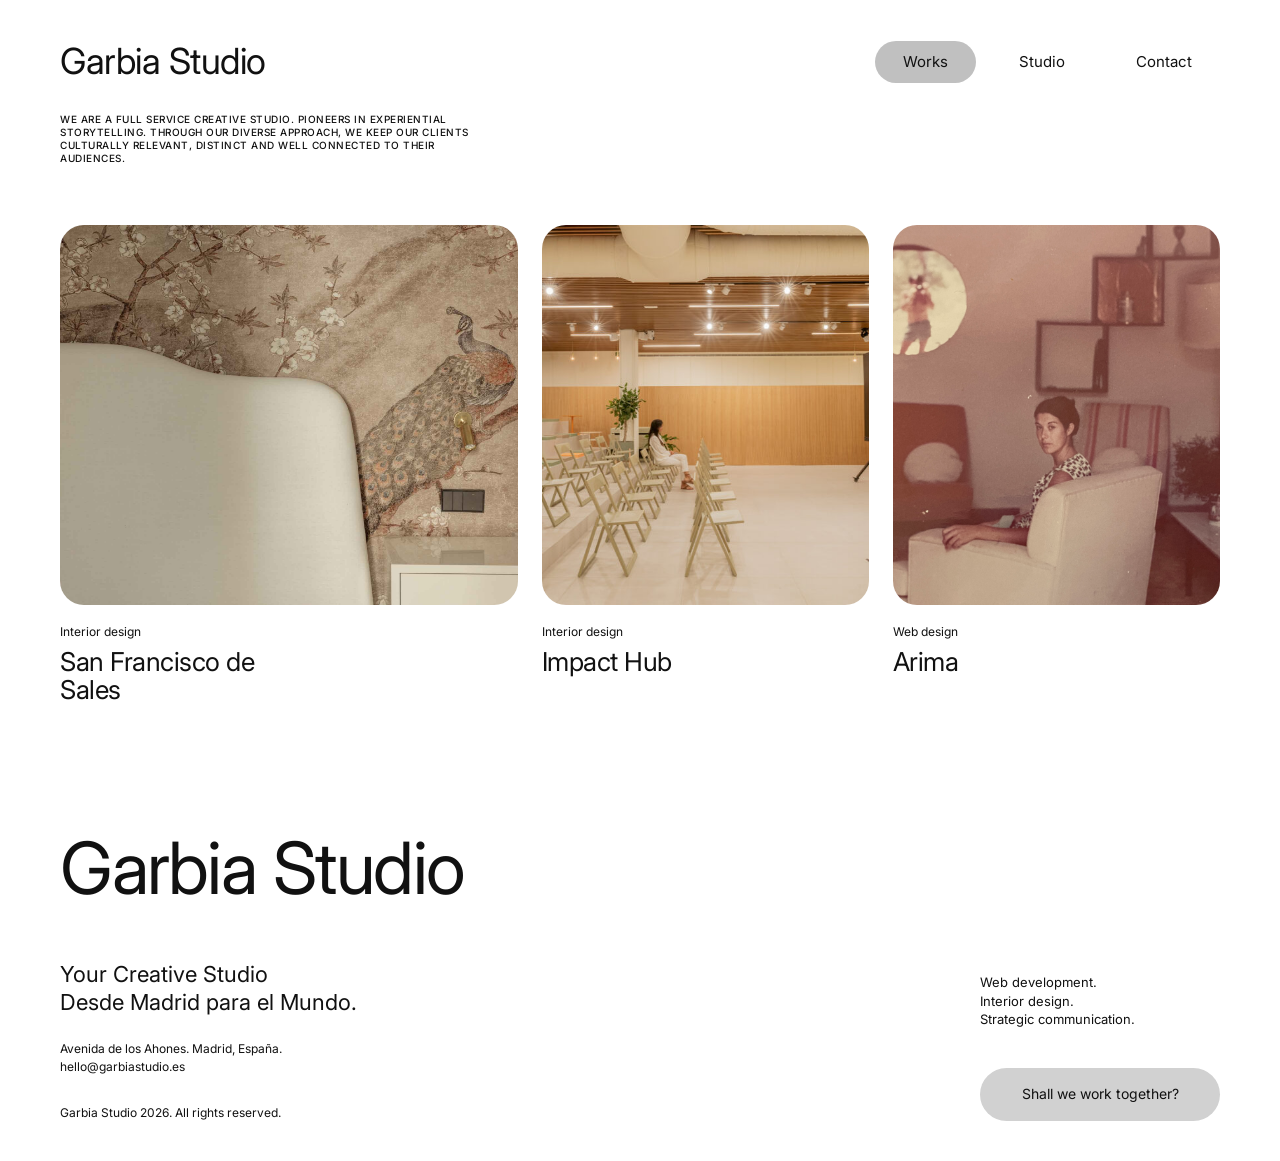
<file: index.html>
<!DOCTYPE html>
<html lang="en">
<head>
  <meta charset="UTF-8">
  <meta name="viewport" content="width=device-width, initial-scale=1.0">
  <title>Garbia Studio</title>
  <link rel="preconnect" href="https://fonts.googleapis.com">
  <link rel="preconnect" href="https://fonts.gstatic.com" crossorigin>
  <link href="https://fonts.googleapis.com/css2?family=Inter:wght@300;400;500;600&display=swap" rel="stylesheet">
  <link rel="stylesheet" href="css/estilo.css">
  <script src="js/funciones.js" defer></script>
</head>
<body>

  <!-- HEADER -->
  <header>
    <div class="logo">Garbia Studio</div>
    <nav>
      <a href="index.html" class="nav-btn active">Works</a>
      <a href="studio.html" class="nav-btn">Studio</a>
      <a href="contact.html" class="nav-btn">Contact</a>
    </nav>
  </header>

  <!-- INTRO TEXT -->
  <section class="intro-text">
    WE ARE A FULL SERVICE CREATIVE STUDIO. PIONEERS IN EXPERIENTIAL STORYTELLING. THROUGH OUR DIVERSE APPROACH, WE KEEP OUR CLIENTS CULTURALLY RELEVANT, DISTINCT AND WELL CONNECTED TO THEIR AUDIENCES.
  </section>

  <!-- SECCIÓN DE PROYECTOS -->
  <main class="projects-grid">
    
    <!-- Tarjeta 1 (Ancha) -->
    <article class="project-card">
      <a class="card-link" href="project-detail.html">
        <img src="assets/img/IMG_7025.JPG" alt="San Francisco de Sales">
        <p class="project-category">Interior design</p>
        <h3 class="project-title">San Francisco de<br>Sales</h3>
      </a>
    </article>

    <!-- Tarjeta 2 -->
    <article class="project-card">
      <a class="card-link" href="impact-hub.html">
        <img src="assets/img/ImpactHub_2.jpg" alt="Impact Hub">
        <p class="project-category">Interior design</p>
        <h3 class="project-title">Impact Hub</h3>
      </a>
    </article>

    <!-- Tarjeta 3 -->
    <article class="project-card">
      <a class="card-link" href="arima.html">
        <img src="assets/img/Arima-Imagen%20portada%203.jpg" alt="Arima">
        <p class="project-category">Web design</p>
        <h3 class="project-title">Arima</h3>
      </a>
    </article>

  </main>

  <!-- FOOTER -->
  <footer>
    <h1 class="footer-logo">Garbia Studio</h1>

    <div class="footer-content">
      <div class="footer-left">
        <h2>Your Creative Studio<br>Desde Madrid para el Mundo.</h2>
        <address>
          Avenida de los Ahones. Madrid, España.<br>
          <a href="mailto:hello@garbiastudio.es">hello@garbiastudio.es</a>
        </address>
        <p class="copyright">Garbia Studio 2026. All rights reserved.</p>
      </div>

      <div class="footer-right">
        <div class="footer-services">
          Web development.<br>
          Interior design.<br>
          Strategic communication.
        </div>
        <a href="contact.html" class="cta-button">Shall we work together?</a>
      </div>
    </div>
  </footer>

</body>
</html>
</file>
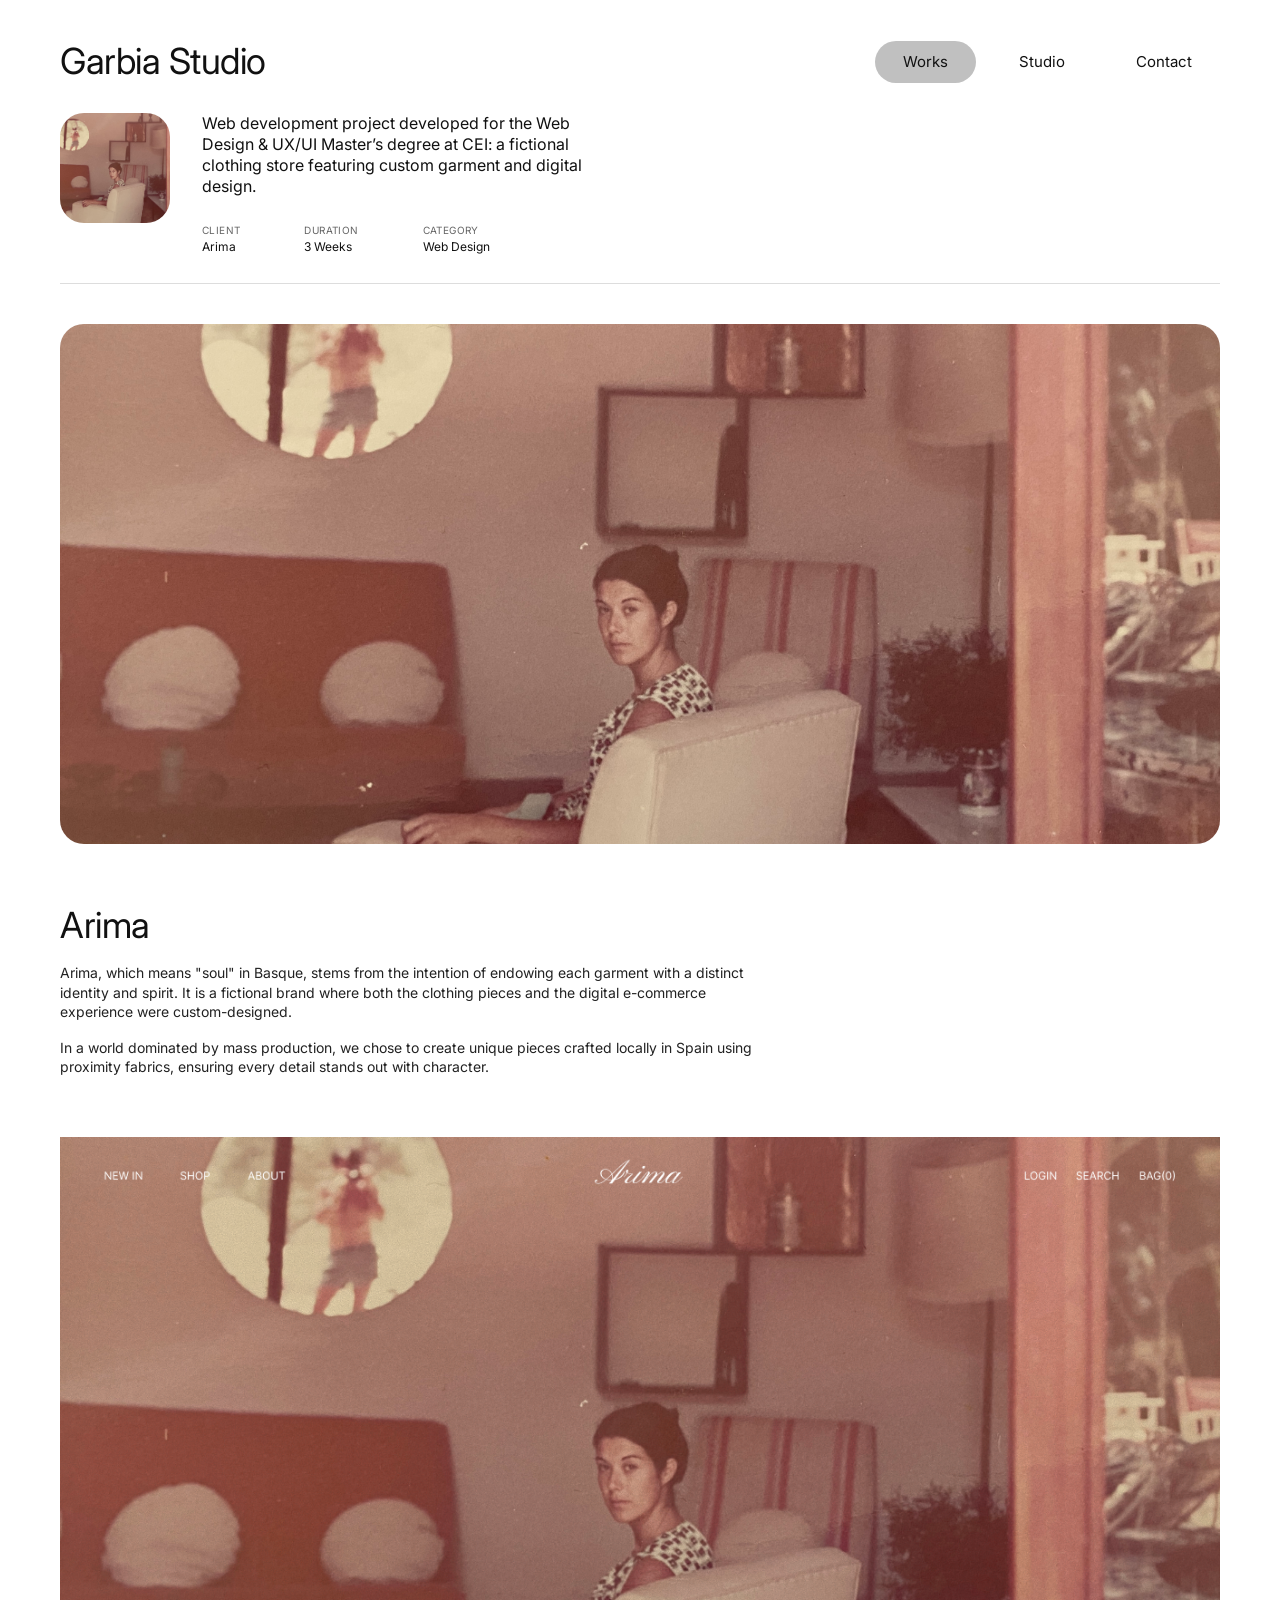
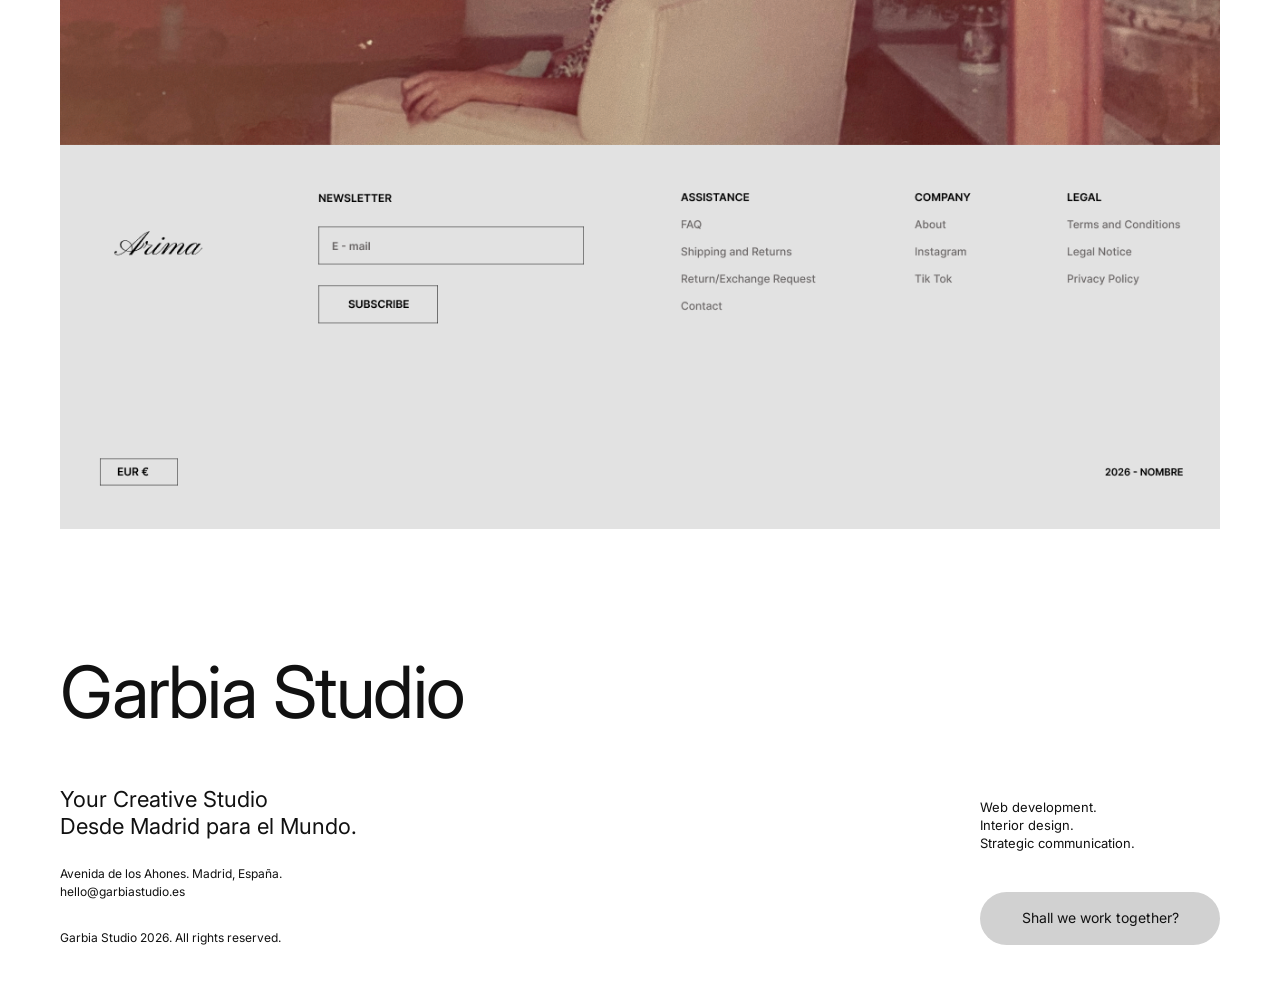
<file: arima.html>
<!DOCTYPE html>
<html lang="en">
<head>
  <meta charset="UTF-8">
  <meta name="viewport" content="width=device-width, initial-scale=1.0">
  <title>Arima | Garbia Studio</title>
  <link rel="preconnect" href="https://fonts.googleapis.com">
  <link rel="preconnect" href="https://fonts.gstatic.com" crossorigin>
  <link href="https://fonts.googleapis.com/css2?family=Inter:wght@300;400;500;600&display=swap" rel="stylesheet">
  <link rel="stylesheet" href="css/estilo.css">
  <script src="js/funciones.js" defer></script>
</head>
<body>

  <!-- HEADER -->
  <header>
    <a href="index.html" class="logo">Garbia Studio</a>
    <nav>
      <a href="index.html" class="nav-btn active">Works</a>
      <a href="studio.html" class="nav-btn">Studio</a>
      <a href="contact.html" class="nav-btn">Contact</a>
    </nav>
  </header>

  <main class="detail">

    <!-- HERO: resumen y ficha técnica -->
    <section class="detail-summary">
      <div class="summary-thumb"><img src="assets/img/Arima-Imagen%20portada%203.jpg" alt="Arima cover image"></div>
      <div class="summary-body">
        <p class="summary-text">Web development project developed for the Web Design & UX/UI Master’s degree at CEI: a fictional clothing store featuring custom garment and digital design.</p>
        <dl class="meta">
          <div><dt>Client</dt><dd>Arima</dd></div>
          <div><dt>Duration</dt><dd>3 Weeks</dd></div>
          <div><dt>Category</dt><dd>Web Design</dd></div>
        </dl>
      </div>
    </section>

    <div class="detail-cover"><img src="assets/img/Arima-Imagen%20portada%203.jpg" alt="Arima main cover"></div>

    <article class="detail-content">
      <h2 class="detail-title">Arima</h2>
      <p>Arima, which means "soul" in Basque, stems from the intention of endowing each garment with a distinct identity and spirit. It is a fictional brand where both the clothing pieces and the digital e-commerce experience were custom-designed.</p>
      <p>In a world dominated by mass production, we chose to create unique pieces crafted locally in Spain using proximity fabrics, ensuring every detail stands out with character.</p>
    </article>

    <section class="gallery" aria-label="Project gallery">
      <div class="gallery-row one">
        <div class="g-item plan"><img src="assets/img/Home%20page.png" alt="Arima website home page screen"></div>
      </div>
    </section>

  </main>

  <!-- FOOTER -->
  <footer>
    <h1 class="footer-logo">Garbia Studio</h1>

    <div class="footer-content">
      <div class="footer-left">
        <h2>Your Creative Studio<br>Desde Madrid para el Mundo.</h2>
        <address>
          Avenida de los Ahones. Madrid, España.<br>
          <a href="mailto:hello@garbiastudio.es">hello@garbiastudio.es</a>
        </address>
        <p class="copyright">Garbia Studio 2026. All rights reserved.</p>
      </div>

      <div class="footer-right">
        <div class="footer-services">
          Web development.<br>
          Interior design.<br>
          Strategic communication.
        </div>
        <a href="contact.html" class="cta-button">Shall we work together?</a>
      </div>
    </div>
  </footer>

</body>
</html>
</file>
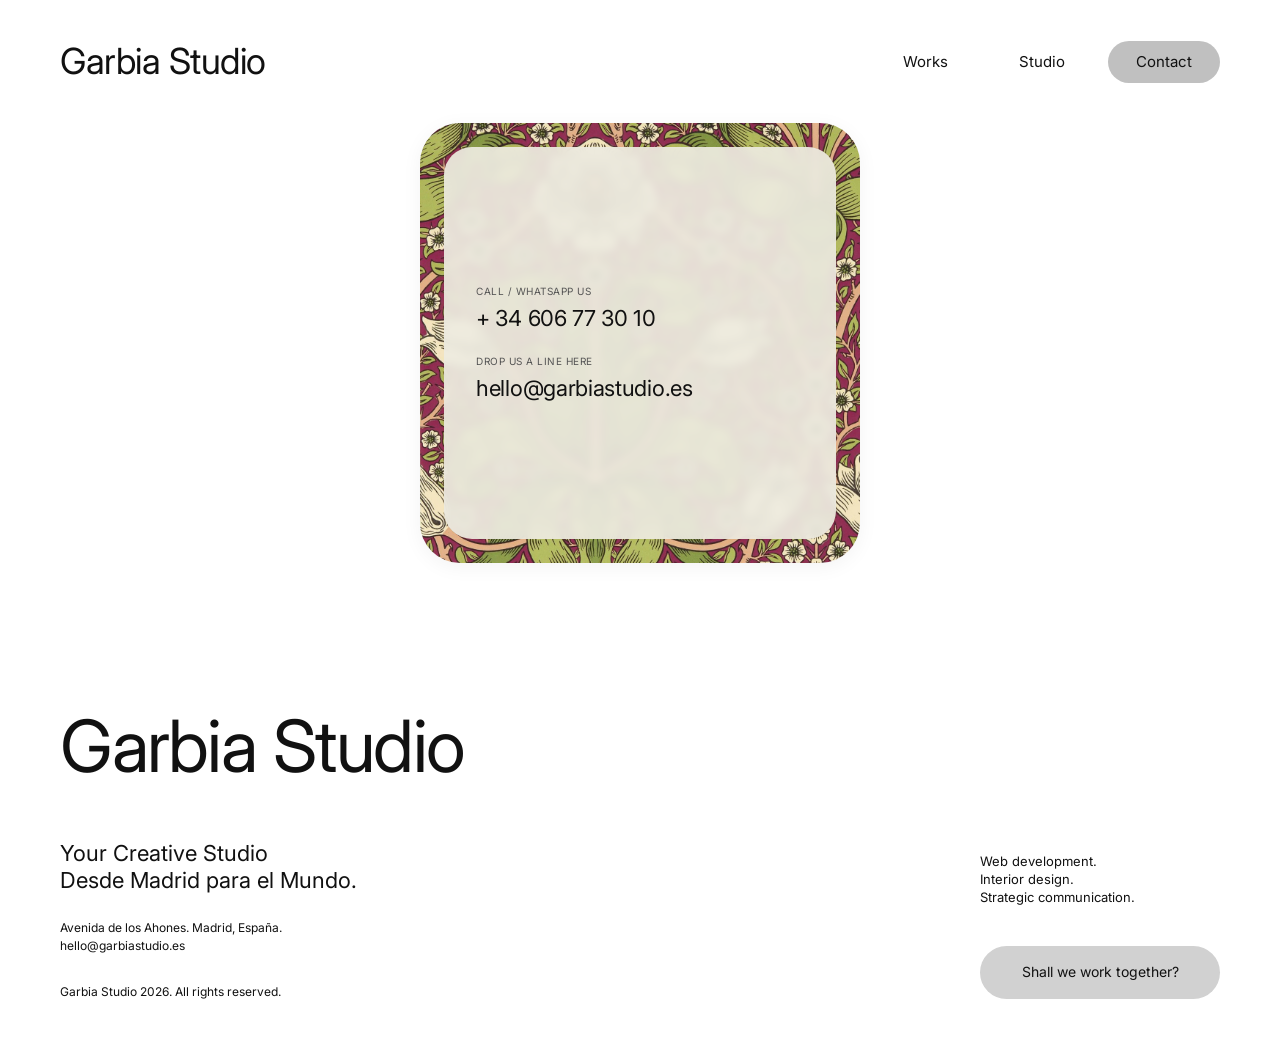
<file: contact.html>
<!DOCTYPE html>
<html lang="en">
<head>
  <meta charset="UTF-8">
  <meta name="viewport" content="width=device-width, initial-scale=1.0">
  <title>Contact | Garbia Studio</title>
  <link rel="preconnect" href="https://fonts.googleapis.com">
  <link rel="preconnect" href="https://fonts.gstatic.com" crossorigin>
  <link href="https://fonts.googleapis.com/css2?family=Inter:wght@300;400;500;600&display=swap" rel="stylesheet">
  <link rel="stylesheet" href="css/estilo.css">
  <script src="js/funciones.js" defer></script>
</head>
<body>

  <!-- HEADER -->
  <header>
    <a href="index.html" class="logo">Garbia Studio</a>
    <nav>
      <a href="index.html" class="nav-btn">Works</a>
      <a href="studio.html" class="nav-btn">Studio</a>
      <a href="contact.html" class="nav-btn active">Contact</a>
    </nav>
  </header>

  <main class="contact">
    <section class="contact-card">
      <div class="contact-inner">
        <p class="contact-label">Call / WhatsApp us</p>
        <a class="contact-value" href="tel:+34606773010">+ 34 606 77 30 10</a>
        <p class="contact-label">Drop us a line here</p>
        <a class="contact-value" href="mailto:hello@garbiastudio.es">hello@garbiastudio.es</a>
      </div>
    </section>
  </main>

  <!-- FOOTER -->
  <footer>
    <h1 class="footer-logo">Garbia Studio</h1>

    <div class="footer-content">
      <div class="footer-left">
        <h2>Your Creative Studio<br>Desde Madrid para el Mundo.</h2>
        <address>
          Avenida de los Ahones. Madrid, España.<br>
          <a href="mailto:hello@garbiastudio.es">hello@garbiastudio.es</a>
        </address>
        <p class="copyright">Garbia Studio 2026. All rights reserved.</p>
      </div>

      <div class="footer-right">
        <div class="footer-services">
          Web development.<br>
          Interior design.<br>
          Strategic communication.
        </div>
        <a href="contact.html" class="cta-button">Shall we work together?</a>
      </div>
    </div>
  </footer>

</body>
</html>
</file>
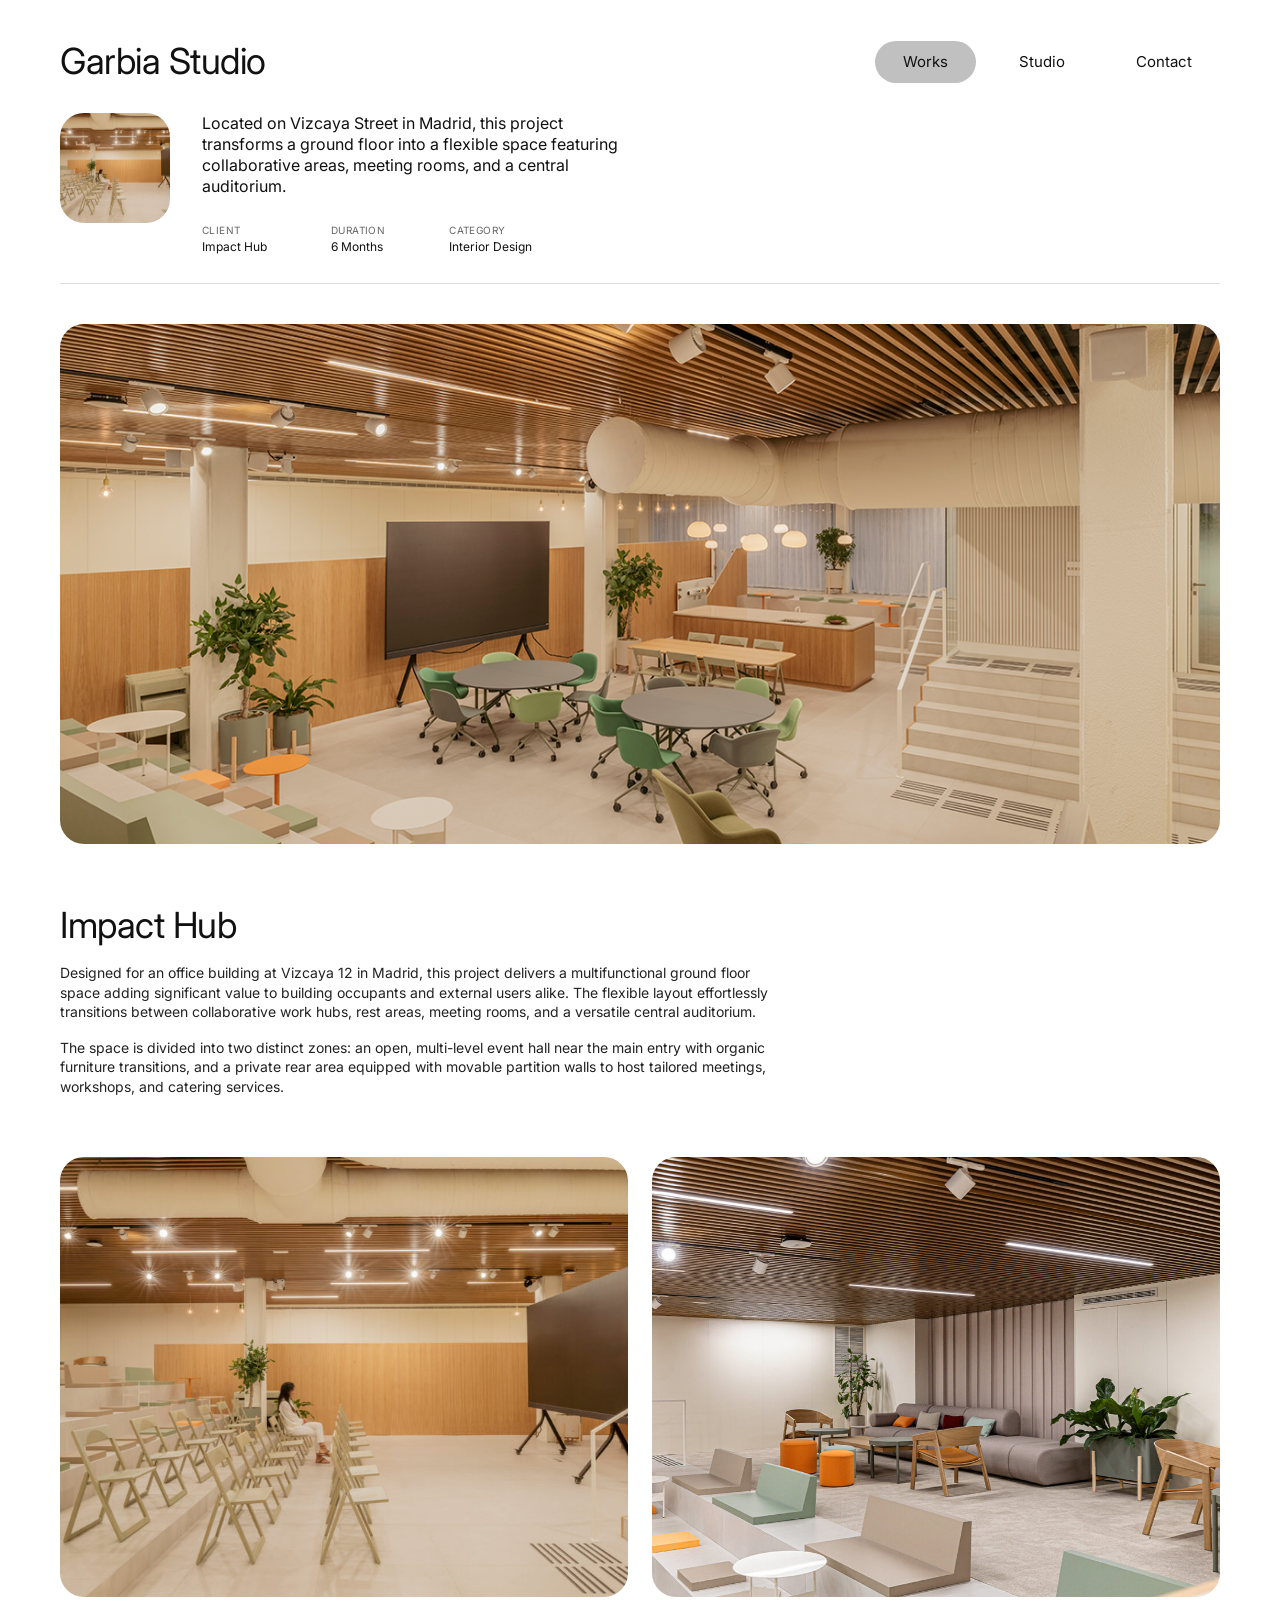
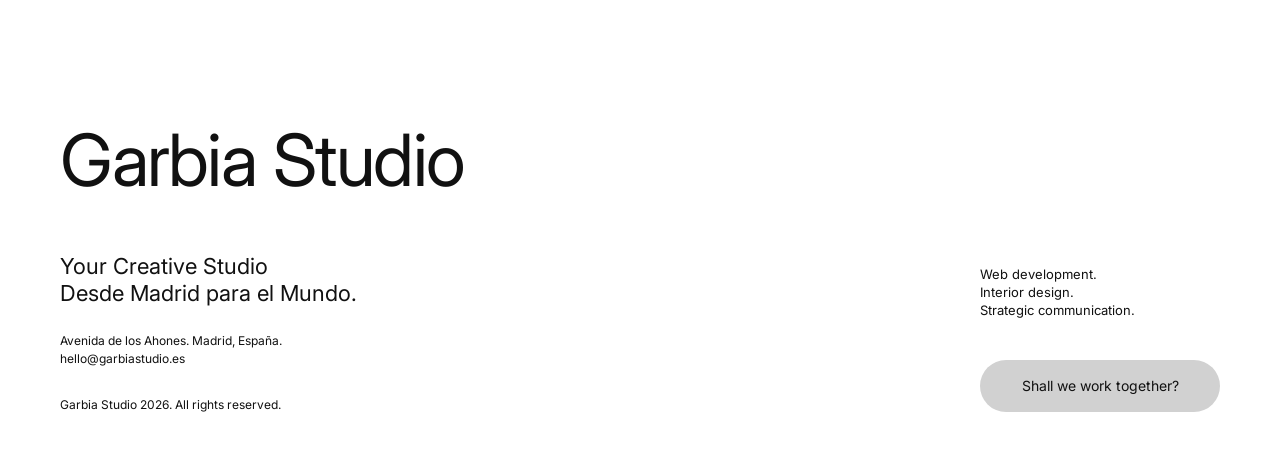
<file: impact-hub.html>
<!DOCTYPE html>
<html lang="en">
<head>
  <meta charset="UTF-8">
  <meta name="viewport" content="width=device-width, initial-scale=1.0">
  <title>Impact Hub | Garbia Studio</title>
  <link rel="preconnect" href="https://fonts.googleapis.com">
  <link rel="preconnect" href="https://fonts.gstatic.com" crossorigin>
  <link href="https://fonts.googleapis.com/css2?family=Inter:wght@300;400;500;600&display=swap" rel="stylesheet">
  <link rel="stylesheet" href="css/estilo.css">
  <script src="js/funciones.js" defer></script>
</head>
<body>

  <!-- HEADER -->
  <header>
    <a href="index.html" class="logo">Garbia Studio</a>
    <nav>
      <a href="index.html" class="nav-btn active">Works</a>
      <a href="studio.html" class="nav-btn">Studio</a>
      <a href="contact.html" class="nav-btn">Contact</a>
    </nav>
  </header>

  <main class="detail">

    <!-- HERO: resumen y ficha técnica -->
    <section class="detail-summary">
      <div class="summary-thumb"><img src="assets/img/ImpactHub_2.jpg" alt="Impact Hub conference room"></div>
      <div class="summary-body">
        <p class="summary-text">Located on Vizcaya Street in Madrid, this project transforms a ground floor into a flexible space featuring collaborative areas, meeting rooms, and a central auditorium.</p>
        <dl class="meta">
          <div><dt>Client</dt><dd>Impact Hub</dd></div>
          <div><dt>Duration</dt><dd>6 Months</dd></div>
          <div><dt>Category</dt><dd>Interior Design</dd></div>
        </dl>
      </div>
    </section>

    <div class="detail-cover"><img src="assets/img/ImpactHub_1.jpg" alt="Impact Hub main space"></div>

    <article class="detail-content">
      <h2 class="detail-title">Impact Hub</h2>
      <p>Designed for an office building at Vizcaya 12 in Madrid, this project delivers a multifunctional ground floor space adding significant value to building occupants and external users alike. The flexible layout effortlessly transitions between collaborative work hubs, rest areas, meeting rooms, and a versatile central auditorium.</p>
      <p>The space is divided into two distinct zones: an open, multi-level event hall near the main entry with organic furniture transitions, and a private rear area equipped with movable partition walls to host tailored meetings, workshops, and catering services.</p>
    </article>

    <section class="gallery" aria-label="Project gallery">
      <div class="gallery-row two">
        <div class="g-item tall"><img src="assets/img/ImpactHub_2.jpg" alt="Impact Hub presentation room"></div>
        <div class="g-item tall"><img src="assets/img/ImpactHub_3.jpg" alt="Impact Hub lounge area"></div>
      </div>
    </section>

  </main>

  <!-- FOOTER -->
  <footer>
    <h1 class="footer-logo">Garbia Studio</h1>

    <div class="footer-content">
      <div class="footer-left">
        <h2>Your Creative Studio<br>Desde Madrid para el Mundo.</h2>
        <address>
          Avenida de los Ahones. Madrid, España.<br>
          <a href="mailto:hello@garbiastudio.es">hello@garbiastudio.es</a>
        </address>
        <p class="copyright">Garbia Studio 2026. All rights reserved.</p>
      </div>

      <div class="footer-right">
        <div class="footer-services">
          Web development.<br>
          Interior design.<br>
          Strategic communication.
        </div>
        <a href="contact.html" class="cta-button">Shall we work together?</a>
      </div>
    </div>
  </footer>

</body>
</html>
</file>
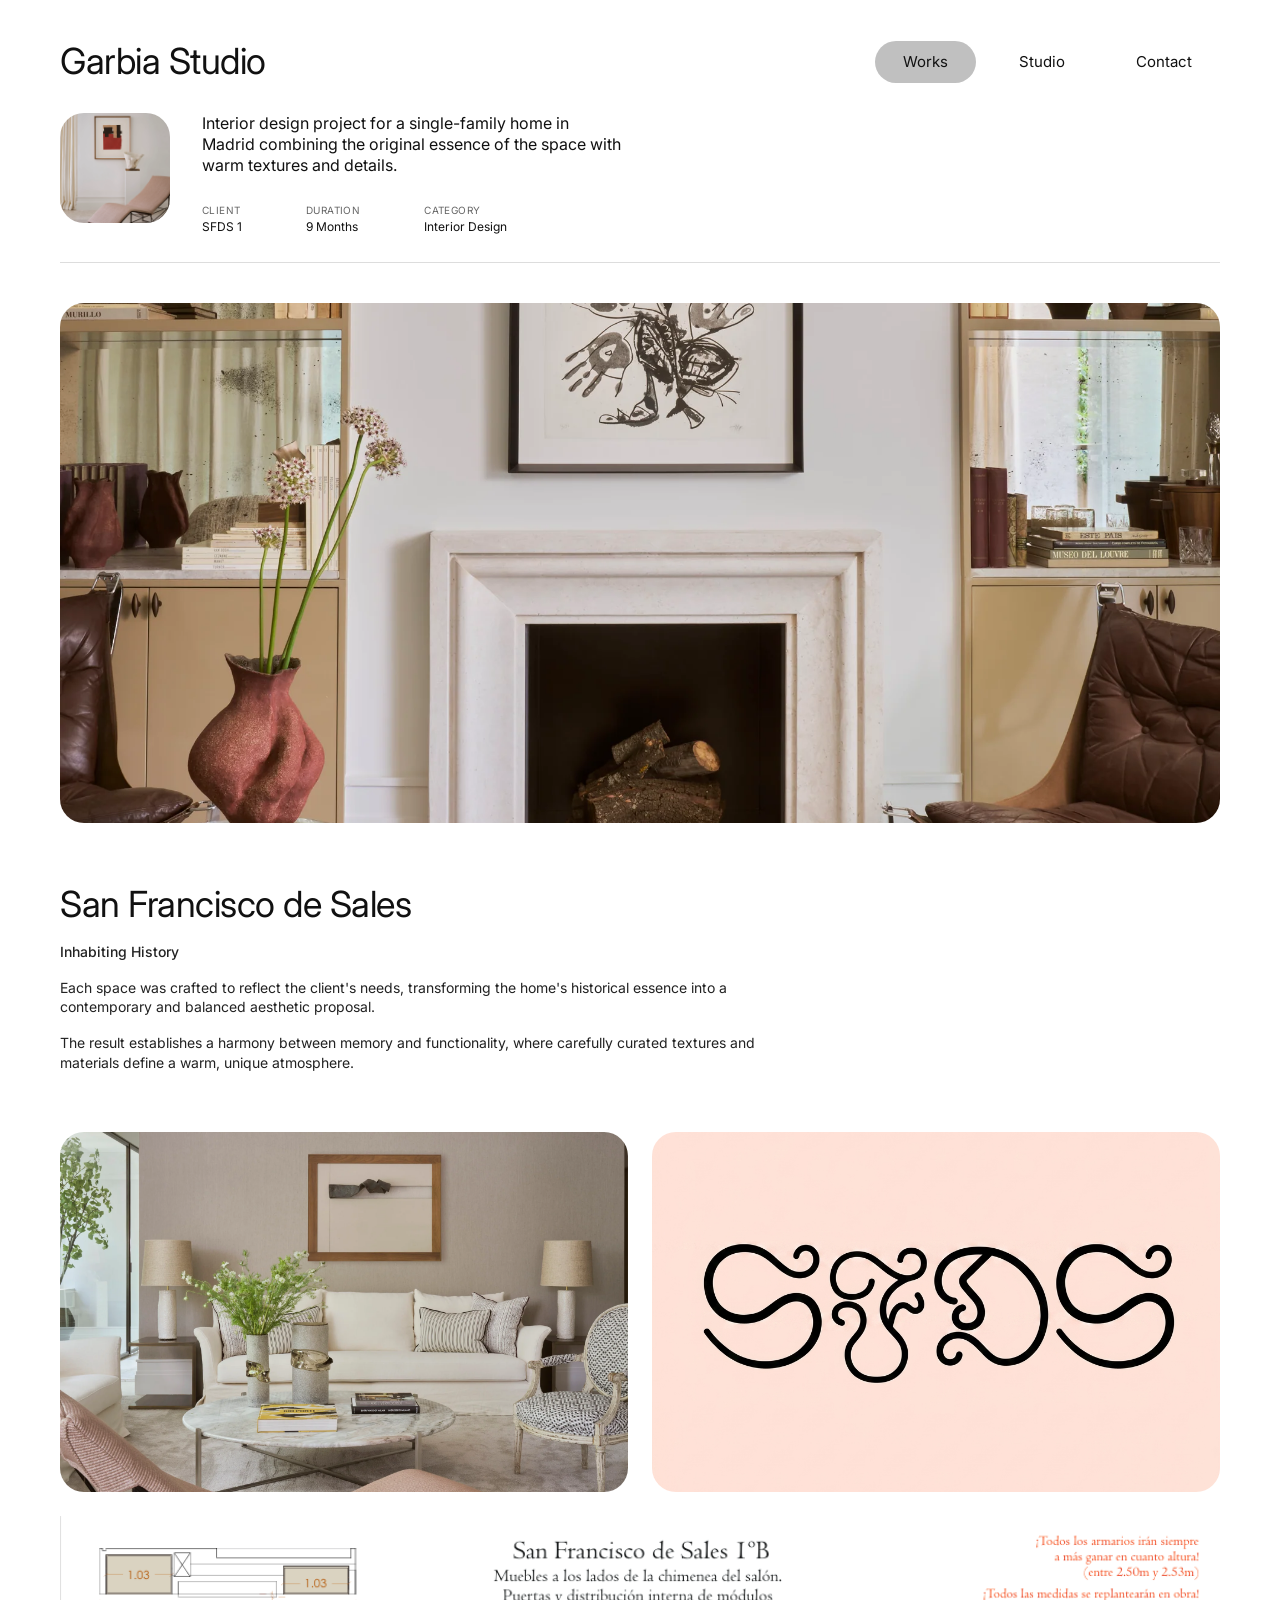
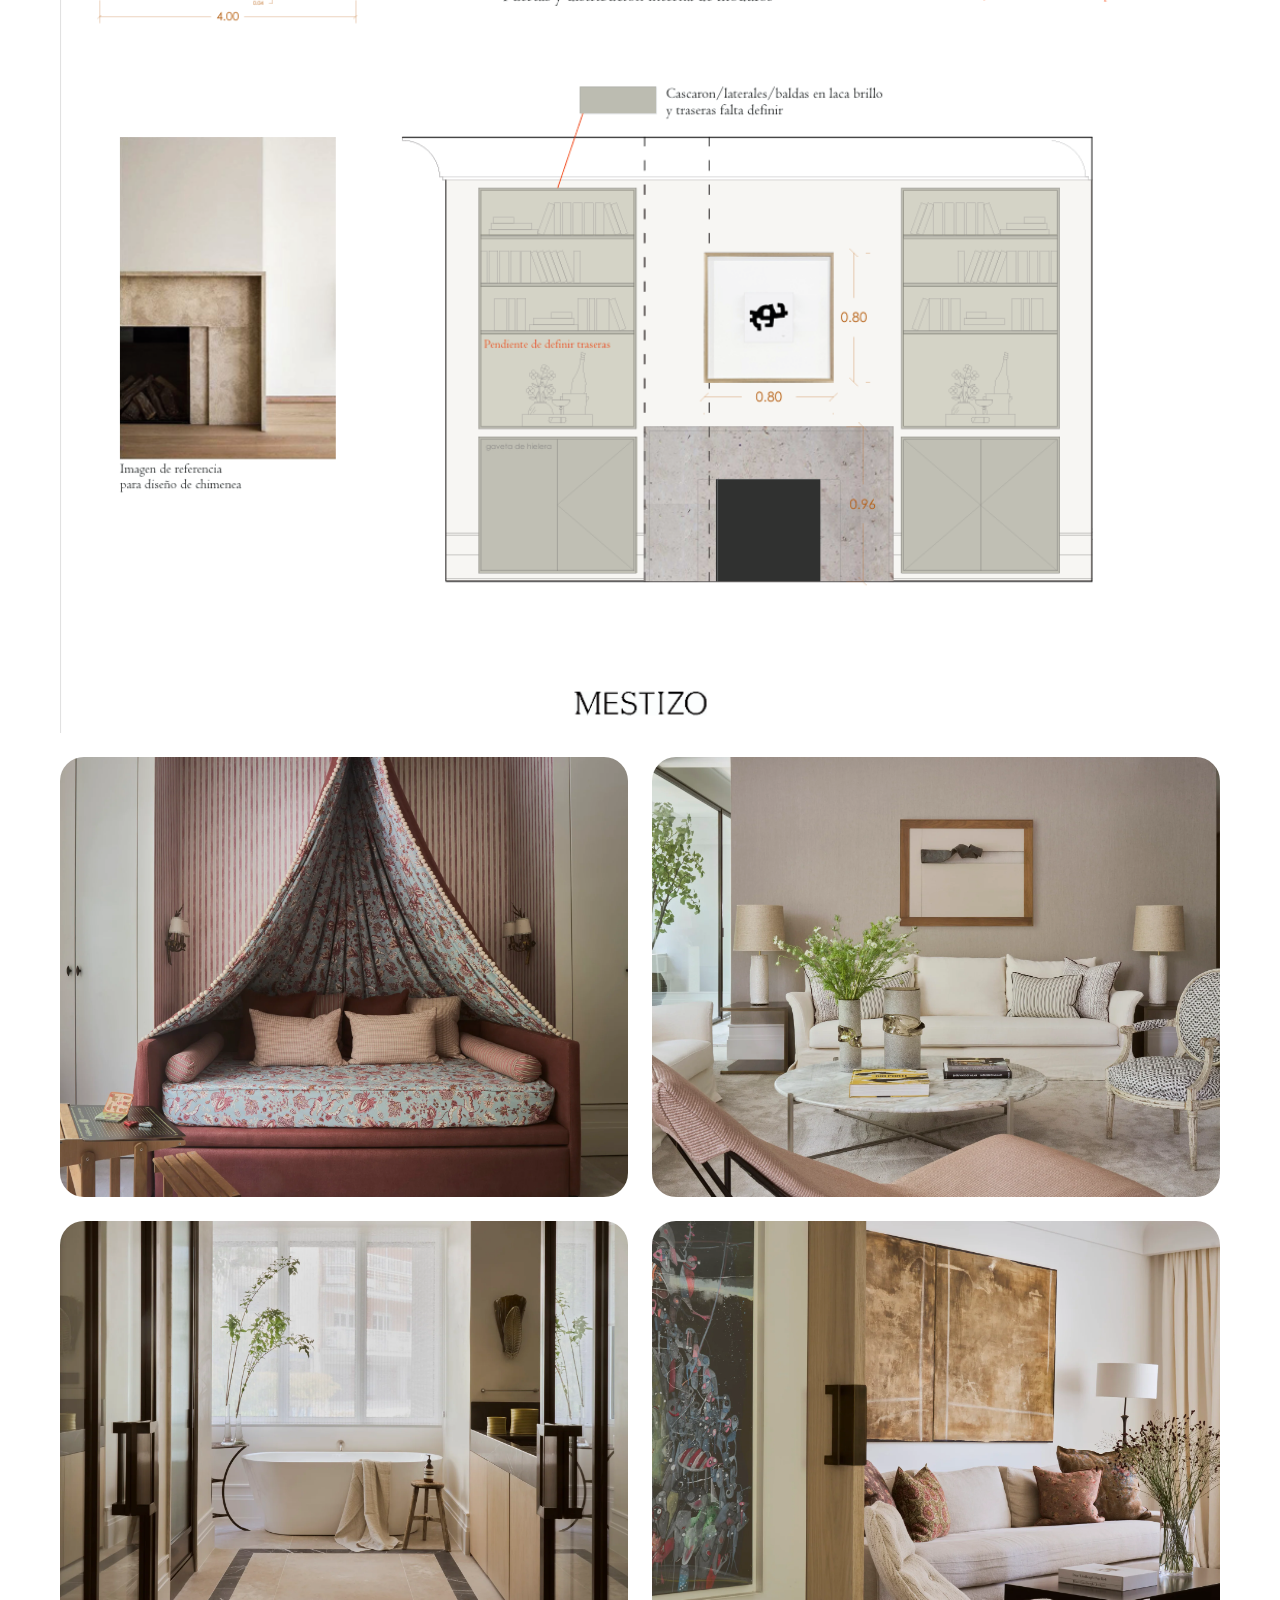
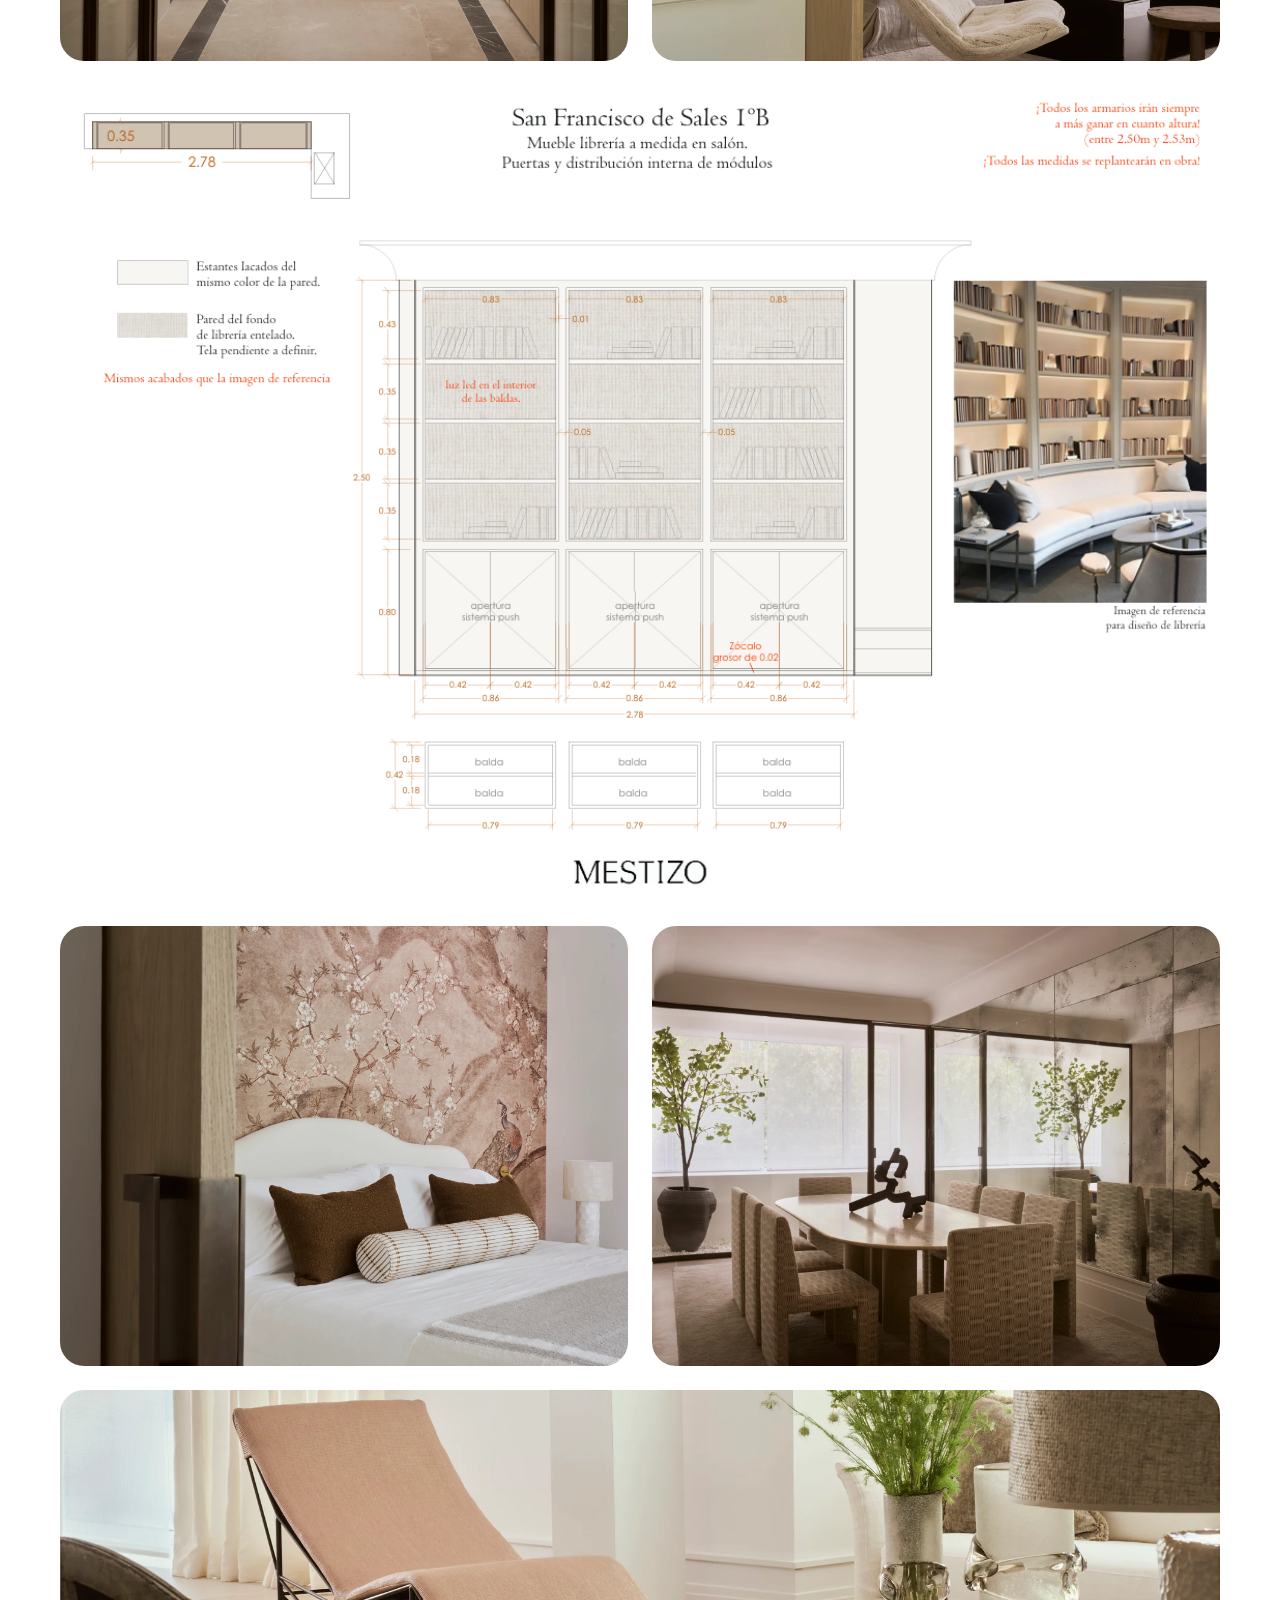
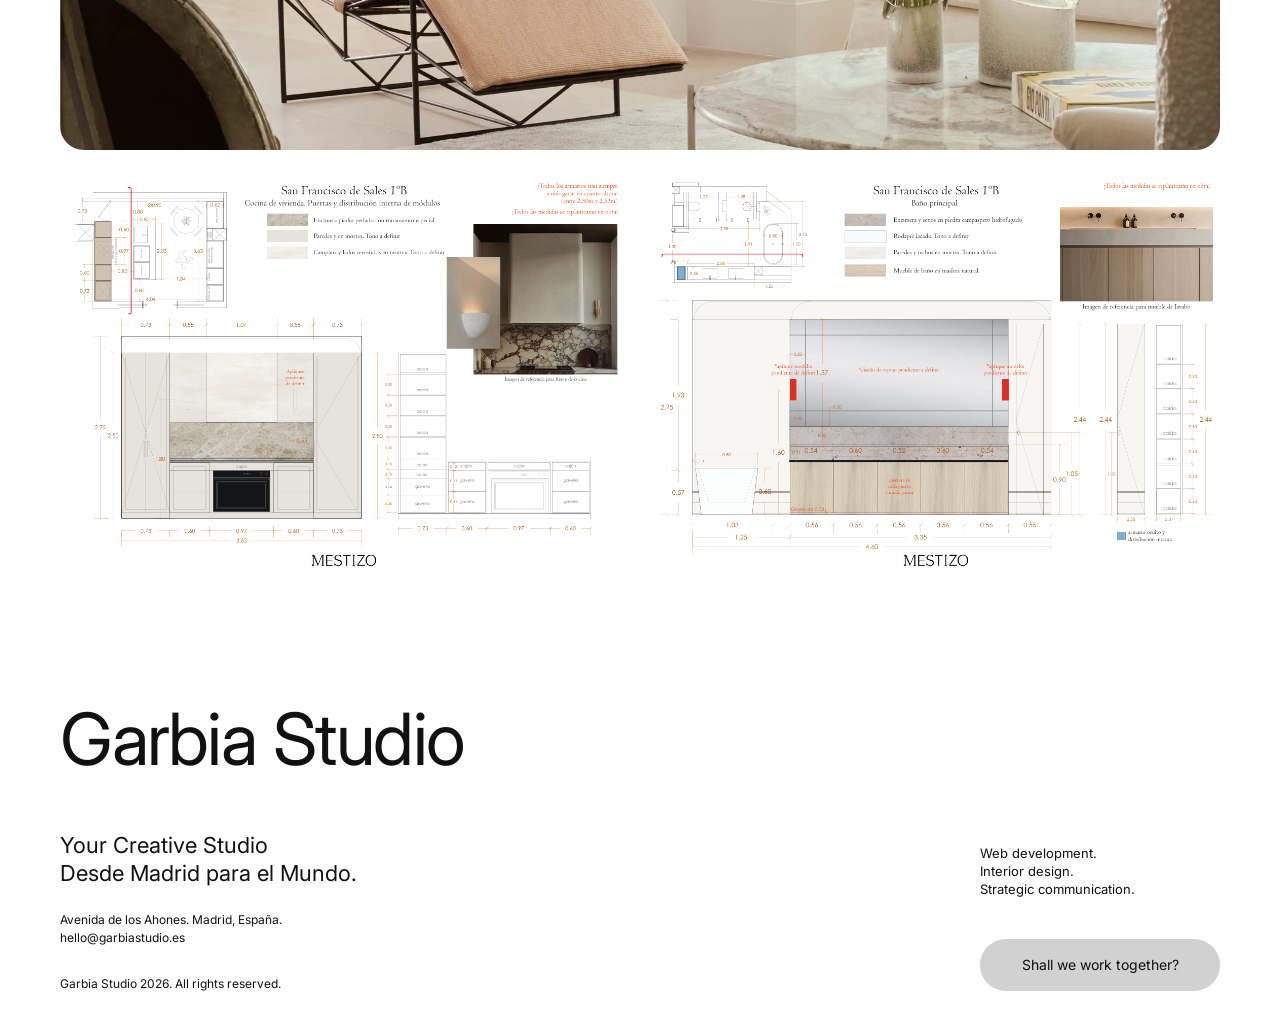
<file: project-detail.html>
<!DOCTYPE html>
<html lang="en">
<head>
  <meta charset="UTF-8">
  <meta name="viewport" content="width=device-width, initial-scale=1.0">
  <title>San Francisco de Sales | Garbia Studio</title>
  <link rel="preconnect" href="https://fonts.googleapis.com">
  <link rel="preconnect" href="https://fonts.gstatic.com" crossorigin>
  <link href="https://fonts.googleapis.com/css2?family=Inter:wght@300;400;500;600&display=swap" rel="stylesheet">
  <link rel="stylesheet" href="css/estilo.css">
  <script src="js/funciones.js" defer></script>
</head>
<body>

  <!-- HEADER -->
  <header>
    <a href="index.html" class="logo">Garbia Studio</a>
    <nav>
      <a href="index.html" class="nav-btn active">Works</a>
      <a href="studio.html" class="nav-btn">Studio</a>
      <a href="contact.html" class="nav-btn">Contact</a>
    </nav>
  </header>

  <main class="detail">

    <!-- HERO: resumen y ficha técnica -->
    <section class="detail-summary">
      <div class="summary-thumb"><img src="assets/img/SFDS1.webp" alt="San Francisco de Sales living room"></div>
      <div class="summary-body">
        <p class="summary-text">Interior design project for a single-family home in Madrid combining the original essence of the space with warm textures and details.</p>
        <dl class="meta">
          <div><dt>Client</dt><dd>SFDS 1</dd></div>
          <div><dt>Duration</dt><dd>9 Months</dd></div>
          <div><dt>Category</dt><dd>Interior Design</dd></div>
        </dl>
      </div>
    </section>

    <div class="detail-cover"><img src="assets/img/SFDS2.webp" alt="San Francisco de Sales fireplace lounge"></div>

    <article class="detail-content">
      <h2 class="detail-title">San Francisco de Sales</h2>
      <p class="detail-subtitle">Inhabiting History</p>
      <p>Each space was crafted to reflect the client's needs, transforming the home's historical essence into a contemporary and balanced aesthetic proposal.</p>
      <p>The result establishes a harmony between memory and functionality, where carefully curated textures and materials define a warm, unique atmosphere.</p>
    </article>

    <section class="gallery" aria-label="Project gallery">
      <div class="gallery-row two">
        <div class="g-item"><img src="assets/img/SFDS5.webp" alt="Living room with pink chaise longue"></div>
        <div class="g-item"><img src="assets/img/SFDS.jpg" alt="SFDS Logo"></div>
      </div>
      <div class="gallery-row one">
        <div class="g-item plan"><img src="assets/img/DWG3.png" alt="Fireplace architectural plan"></div>
      </div>
      <div class="gallery-row two">
        <div class="g-item tall"><img src="assets/img/SFDS4.webp" alt="Bedroom with canopy bed"></div>
        <div class="g-item tall"><img src="assets/img/SFDS9.webp" alt="Lounge area"></div>
      </div>
      <div class="gallery-row two">
        <div class="g-item tall"><img src="assets/img/SFDS3.webp" alt="Bathroom with glass doors"></div>
        <div class="g-item tall"><img src="assets/img/SFDS6.webp" alt="Living room sofa detail"></div>
      </div>
      <div class="gallery-row one">
        <div class="g-item plan"><img src="assets/img/DWG4.png" alt="Bookcase architectural plan"></div>
      </div>
      <div class="gallery-row two">
        <div class="g-item tall"><img src="assets/img/SFDS7.webp" alt="Bedroom with pink marble headboard"></div>
        <div class="g-item tall"><img src="assets/img/SFDS8.webp" alt="Dining area"></div>
      </div>
      <div class="gallery-row one">
        <div class="g-item"><img src="assets/img/SFDS10.webp" alt="Interior overview"></div>
      </div>
      <div class="gallery-row two">
        <div class="g-item plan"><img src="assets/img/DWG.png" alt="General floor plan"></div>
        <div class="g-item plan"><img src="assets/img/DWG2.png" alt="Detailed floor plan"></div>
      </div>
    </section>

  </main>

  <!-- FOOTER -->
  <footer>
    <h1 class="footer-logo">Garbia Studio</h1>

    <div class="footer-content">
      <div class="footer-left">
        <h2>Your Creative Studio<br>Desde Madrid para el Mundo.</h2>
        <address>
          Avenida de los Ahones. Madrid, España.<br>
          <a href="mailto:hello@garbiastudio.es">hello@garbiastudio.es</a>
        </address>
        <p class="copyright">Garbia Studio 2026. All rights reserved.</p>
      </div>

      <div class="footer-right">
        <div class="footer-services">
          Web development.<br>
          Interior design.<br>
          Strategic communication.
        </div>
        <a href="contact.html" class="cta-button">Shall we work together?</a>
      </div>
    </div>
  </footer>

</body>
</html>
</file>
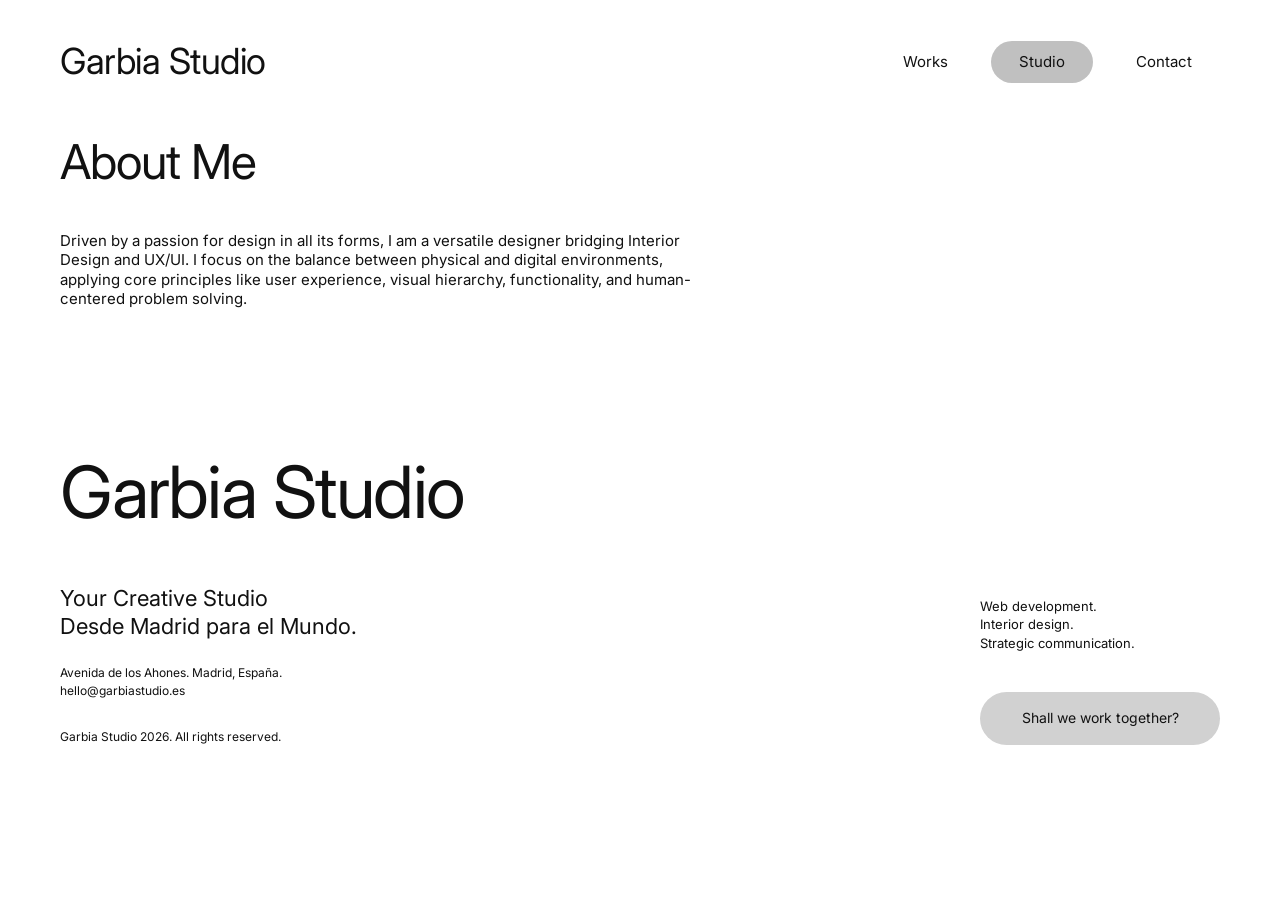
<file: studio.html>
<!DOCTYPE html>
<html lang="en">
<head>
  <meta charset="UTF-8">
  <meta name="viewport" content="width=device-width, initial-scale=1.0">
  <title>Studio | Garbia Studio</title>
  <link rel="preconnect" href="https://fonts.googleapis.com">
  <link rel="preconnect" href="https://fonts.gstatic.com" crossorigin>
  <link href="https://fonts.googleapis.com/css2?family=Inter:wght@300;400;500;600&display=swap" rel="stylesheet">
  <link rel="stylesheet" href="css/estilo.css">
  <script src="js/funciones.js" defer></script>
</head>
<body>

  <!-- HEADER -->
  <header>
    <a href="index.html" class="logo">Garbia Studio</a>
    <nav>
      <a href="index.html" class="nav-btn">Works</a>
      <a href="studio.html" class="nav-btn active">Studio</a>
      <a href="contact.html" class="nav-btn">Contact</a>
    </nav>
  </header>

  <main class="about">
    <h1 class="page-title">About Me</h1>
    <div class="about-text">
      <p>Driven by a passion for design in all its forms, I am a versatile designer bridging Interior Design and UX/UI. I focus on the balance between physical and digital environments, applying core principles like user experience, visual hierarchy, functionality, and human-centered problem solving.</p>
    </div>
  </main>

  <!-- FOOTER -->
  <footer>
    <h1 class="footer-logo">Garbia Studio</h1>

    <div class="footer-content">
      <div class="footer-left">
        <h2>Your Creative Studio<br>Desde Madrid para el Mundo.</h2>
        <address>
          Avenida de los Ahones. Madrid, España.<br>
          <a href="mailto:hello@garbiastudio.es">hello@garbiastudio.es</a>
        </address>
        <p class="copyright">Garbia Studio 2026. All rights reserved.</p>
      </div>

      <div class="footer-right">
        <div class="footer-services">
          Web development.<br>
          Interior design.<br>
          Strategic communication.
        </div>
        <a href="contact.html" class="cta-button">Shall we work together?</a>
      </div>
    </div>
  </footer>

</body>
</html>
</file>
<file: css/estilo.css>
* {
  margin: 0;
  padding: 0;
  box-sizing: border-box;
}

body {
  font-family: 'Inter', -apple-system, BlinkMacSystemFont, "Segoe UI", Roboto, sans-serif;
  background-color: #ffffff;
  color: #111111;
  padding: 40px 60px;
  max-width: 1440px;
  margin: 0 auto;
  line-height: 1.2;
}

a {
  text-decoration: none;
  color: inherit;
}

/* HEADER */
header {
  display: flex;
  justify-content: space-between;
  align-items: center;
  margin-bottom: 30px;
}

.logo {
  font-size: 36px;
  font-weight: 400;
  letter-spacing: -0.5px;
}

nav {
  display: flex;
  align-items: center;
  gap: 15px;
}

.nav-btn {
  padding: 12px 28px;
  border-radius: 50px;
  font-size: 15px;
  font-weight: 400;
  transition: background 0.2s ease;
}

.nav-btn.active {
  background-color: #c0c0c0;
  color: #111;
}

.nav-btn:hover:not(.active) {
  background-color: #f0f0f0;
}

/* SUBHEADER / INTRO */
.intro-text {
  width: 420px;
  font-size: 10px;
  font-weight: 500;
  text-transform: uppercase;
  letter-spacing: 0.5px;
  line-height: 1.3;
  margin-bottom: 60px;
}

/* GRID DE PROYECTOS */
.projects-grid {
  display: grid;
  grid-template-columns: 1.4fr 1fr 1fr;
  gap: 24px;
  margin-bottom: 120px;
}

.project-card img {
  width: 100%;
  height: 380px;
  object-fit: cover;
  border-radius: 24px;
  margin-bottom: 16px;
}

.project-category {
  font-size: 12px;
  color: #111111;
  margin-bottom: 8px;
  font-weight: 400;
}

.project-title {
  font-size: 26px;
  font-weight: 400;
  line-height: 1.1;
  letter-spacing: -0.5px;
}

/* FOOTER */
.footer-logo {
  font-size: 72px;
  font-weight: 400;
  margin-bottom: 50px;
  letter-spacing: -1.5px;
}

.footer-content {
  display: grid;
  grid-template-columns: 1fr 1fr;
  justify-content: space-between;
  align-items: flex-end;
}

.footer-left h2 {
  font-size: 22px;
  font-weight: 400;
  line-height: 1.25;
  margin-bottom: 24px;
}

.footer-left address {
  font-style: normal;
  font-size: 12px;
  line-height: 1.5;
  margin-bottom: 30px;
}

.footer-left .copyright {
  font-size: 12px;
}

.footer-right {
  display: flex;
  flex-direction: column;
  align-items: flex-end;
  gap: 40px;
}

.footer-services {
  font-size: 13px;
  line-height: 1.4;
  text-align: left;
  width: 240px;
}

.cta-button {
  display: inline-block;
  background-color: #d1d1d1;
  color: #111;
  padding: 18px 36px;
  border-radius: 50px;
  font-size: 14px;
  font-weight: 400;
  width: 240px;
  text-align: center;
  transition: background 0.2s ease;
}

.cta-button:hover {
  background-color: #b8b8b8;
}

/* RESPONSIVE BÁSICO */
@media (max-width: 900px) {
  body {
    padding: 20px;
  }
  .projects-grid {
    grid-template-columns: 1fr;
  }
  .footer-content {
    grid-template-columns: 1fr;
    gap: 40px;
  }
  .footer-right {
    align-items: flex-start;
  }
}

/* ==========================================================
   AÑADIDOS PEC 6
   ========================================================== */

/* Enlaces de tarjeta */
.card-link { display: block; }

/* Hover (lo activa js/funciones.js) */
.project-card { transition: opacity 0.25s ease; }
.projects-grid.has-hover .project-card:not(.is-hovered) { opacity: 0.5; }

/* Botón hamburguesa: lo crea el JS; oculto en escritorio */
.menu-toggle {
  display: none;
  background: none;
  border: 0;
  padding: 10px;
  cursor: pointer;
  flex-direction: column;
  gap: 5px;
}
.menu-toggle span { display: block; width: 24px; height: 2px; background: #111; transition: transform 0.25s ease, opacity 0.25s ease; }
.menu-toggle.open span:nth-child(1) { transform: translateY(7px) rotate(45deg); }
.menu-toggle.open span:nth-child(2) { opacity: 0; }
.menu-toggle.open span:nth-child(3) { transform: translateY(-7px) rotate(-45deg); }

/* ---------- STUDIO ---------- */
.about { margin-bottom: 140px; }
.page-title { font-size: 48px; font-weight: 400; letter-spacing: -1px; margin: 50px 0 40px 0; }
.about-text { max-width: 640px; margin-left: 0; font-size: 15px; line-height: 1.3; }
.about-text p { margin-bottom: 20px; }

/* ---------- CONTACT (CORREGIDO SEGÚN FIGMA) ---------- */
.contact { display: flex; justify-content: center; margin: 40px 0 140px; }
.contact-card {
  width: 100%;
  max-width: 440px;
  aspect-ratio: 1 / 1;
  border-radius: 40px;
  padding: 24px;
  display: flex;
  background: url('../assets/img/About%20me.jpg') center / cover no-repeat;
  box-shadow: 0 4px 20px rgba(0,0,0,0.05);
}
.contact-inner {
  flex: 1;
  border-radius: 28px;
  padding: 40px 32px;
  background: rgba(238, 236, 225, 0.92);
  backdrop-filter: blur(4px);
  display: flex;
  flex-direction: column;
  justify-content: center;
}
.contact-label { font-size: 10px; text-transform: uppercase; letter-spacing: 0.5px; margin-bottom: 8px; color: #555555; }
.contact-value { font-size: 22px; font-weight: 400; margin-bottom: 24px; letter-spacing: -0.3px; }
.contact-value:last-child { margin-bottom: 0; }
.contact-value:hover { text-decoration: underline; }

/* ---------- DETALLE DE PROYECTO ---------- */
.detail { margin-bottom: 120px; }

.detail-summary {
  display: grid;
  grid-template-columns: auto 1fr;
  gap: 32px;
  padding-bottom: 28px;
  border-bottom: 1px solid #dddddd;
  margin-bottom: 40px;
}
.summary-thumb { width: 110px; height: 110px; background: #e0e0e0; border-radius: 24px; }
.summary-text { max-width: 420px; font-size: 16px; line-height: 1.3; margin-bottom: 28px; }
.meta { display: flex; flex-wrap: wrap; gap: 24px 64px; }
.meta dt { font-size: 10px; color: #666; margin-bottom: 4px; text-transform: uppercase; letter-spacing: 0.4px; }
.meta dd { font-size: 12px; }

.detail-cover { width: 100%; height: 520px; background: #e0e0e0; margin-bottom: 60px; border-radius: 24px; overflow: hidden; }

.detail-content { max-width: 720px; margin: 0 0 60px 0; }
.detail-title { font-size: 36px; font-weight: 400; letter-spacing: -0.5px; margin-bottom: 16px; }
.detail-subtitle { font-size: 16px; font-weight: 500; margin-bottom: 16px; color: #444; }
.detail-content p { font-size: 14px; line-height: 1.4; margin-bottom: 16px; color: #222; }

.gallery { display: flex; flex-direction: column; gap: 24px; }
.gallery-row { display: grid; gap: 24px; }
.gallery-row.two { grid-template-columns: 1fr 1fr; }
.gallery-row.one { grid-template-columns: 1fr; }
.g-item { background: #e0e0e0; border-radius: 24px; height: 360px; }
.g-item.tall { height: 440px; }

/* Planos: integrados de forma limpia */
.g-item.plan { height: auto; background: none; border-radius: 0; }
.g-item.plan img { height: auto; object-fit: contain; }

/* ---------- RESPONSIVE (añadidos) ---------- */
@media (max-width: 900px) {
  .logo { font-size: 28px; }
  header { position: relative; }
  .menu-toggle { display: flex; }
  nav {
    display: none;
    position: absolute;
    top: 100%;
    right: 0;
    flex-direction: column;
    align-items: stretch;
    gap: 6px;
    min-width: 200px;
    padding: 12px;
    background: #ffffff;
    border-radius: 24px;
    box-shadow: 0 8px 24px rgba(0, 0, 0, 0.12);
    z-index: 10;
  }
  nav.open { display: flex; }
  .nav-btn { text-align: center; }

  .intro-text { width: 100%; }
  .projects-grid { margin-bottom: 64px; }
  .footer-logo { font-size: 48px; }

  .page-title, .about-text, .detail-content { margin-left: 0; }
  .detail-cover { height: 300px; }
  .g-item, .g-item.tall { height: 240px; }
  .g-item.plan { height: 200px; }
}

@media (max-width: 560px) {
  .gallery-row.two { grid-template-columns: 1fr; }
  .detail-summary { grid-template-columns: 1fr; }
  .page-title { font-size: 36px; }
  .contact-card { max-width: 100%; aspect-ratio: auto; }
}

/* ---------- IMÁGENES ---------- */
.summary-thumb, .detail-cover, .g-item { overflow: hidden; }
.summary-thumb img, .detail-cover img, .g-item img {
  display: block;
  width: 100%;
  height: 100%;
  object-fit: cover;
}
</file>
